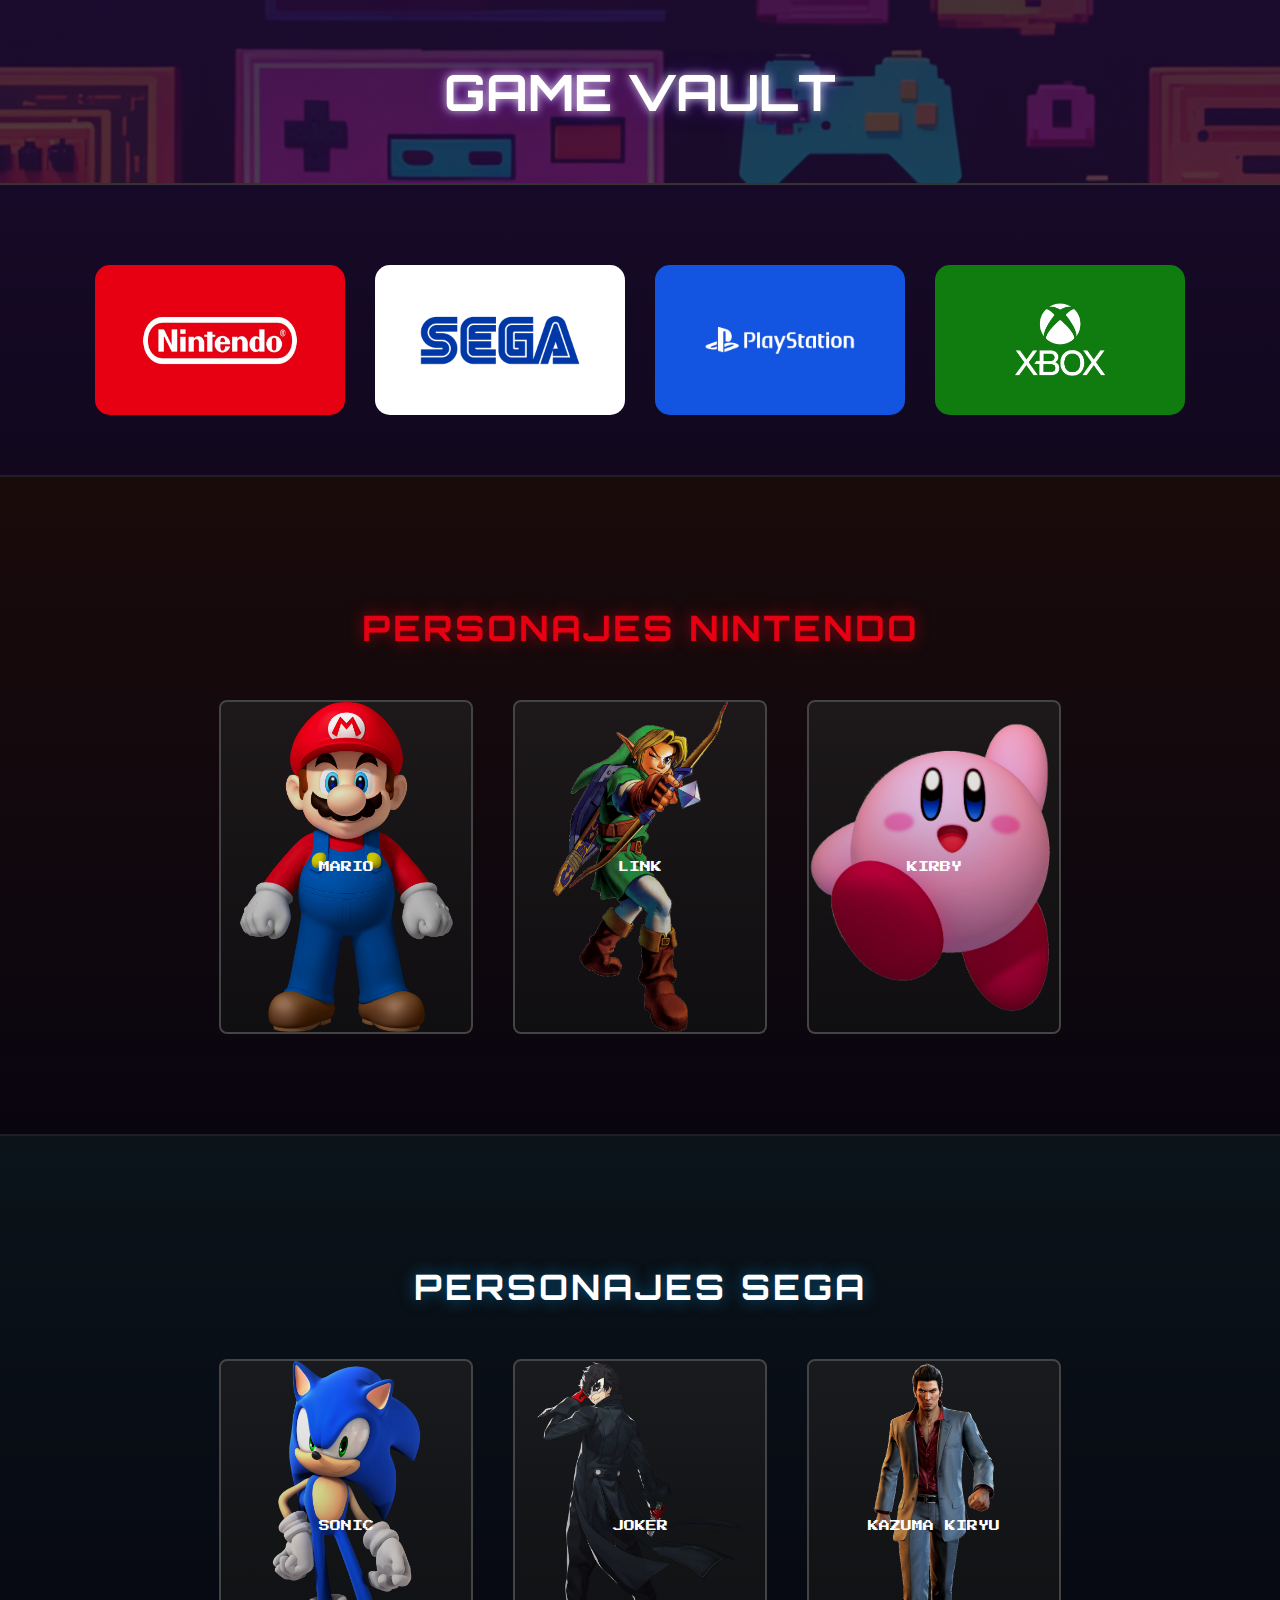
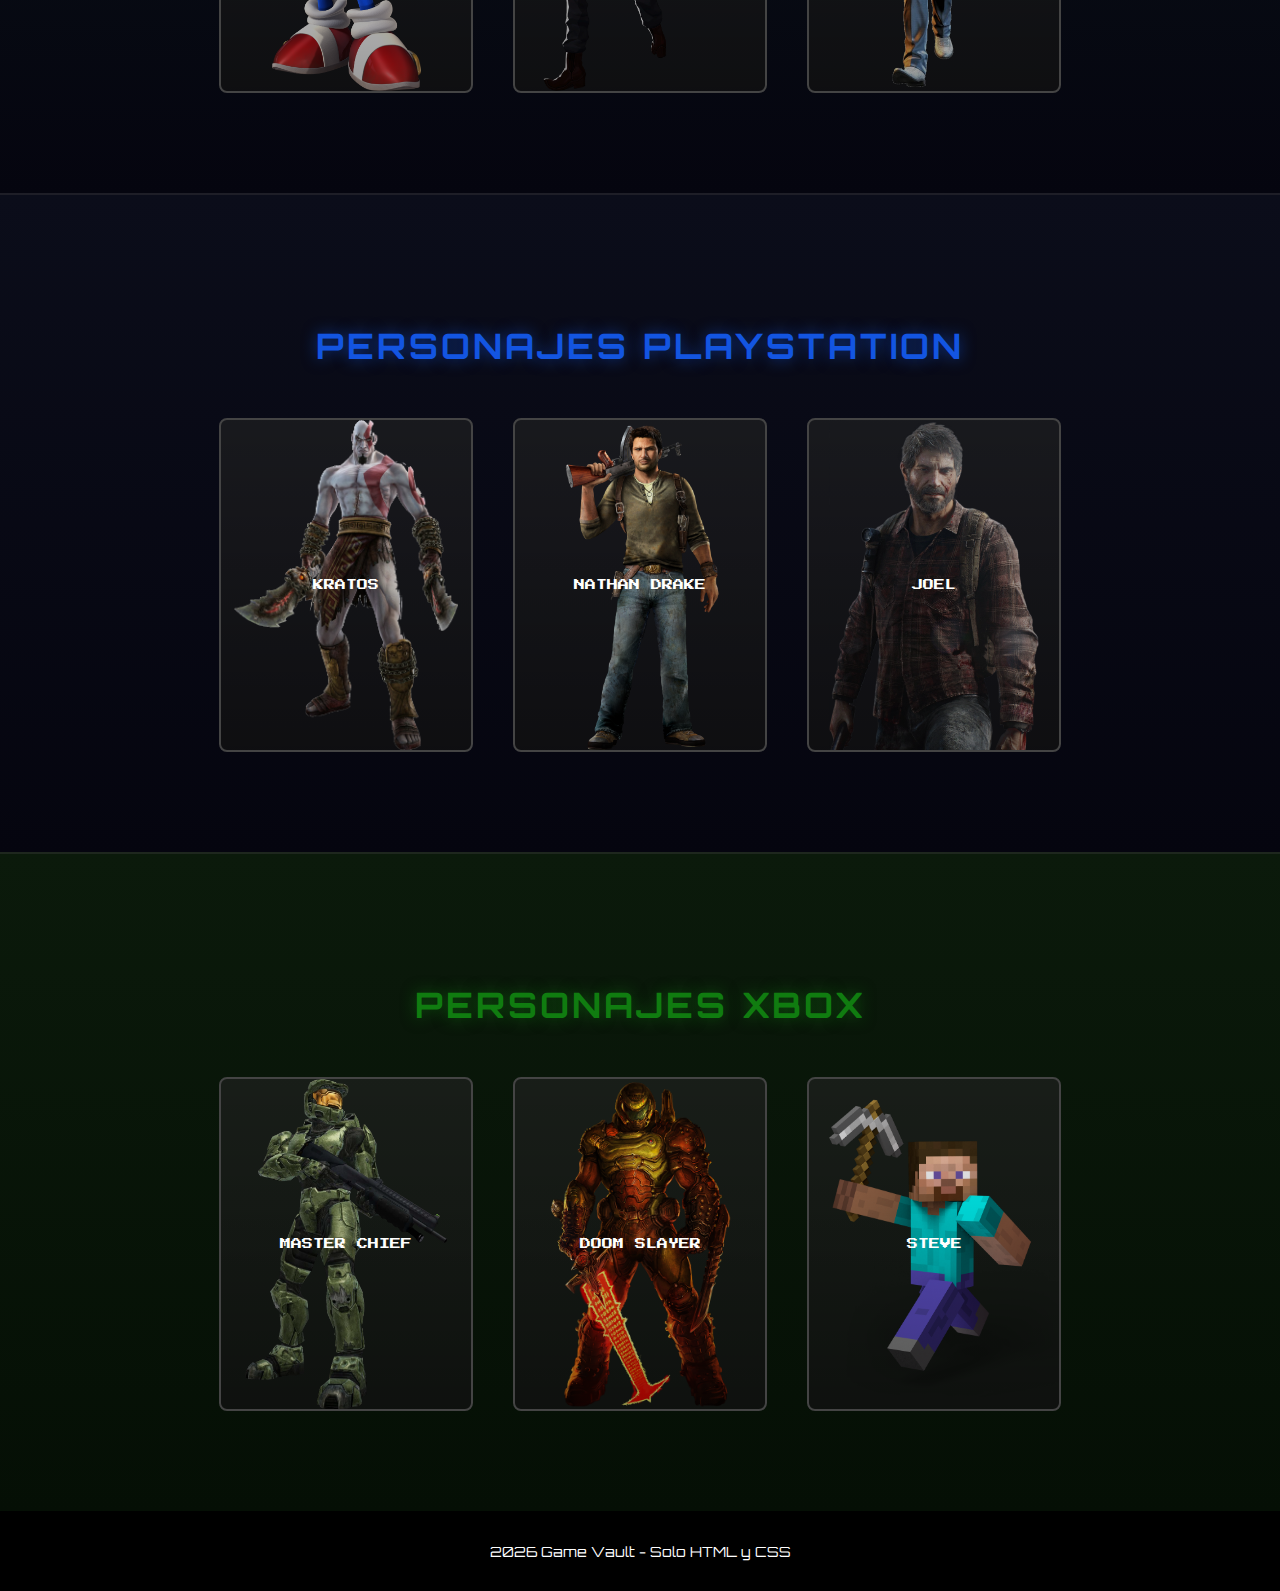
<file: index.html>
<!DOCTYPE html>
<html lang="es">
<head>
    <meta charset="UTF-8">
    <title>GAME VAULT</title>
    <link rel="stylesheet" href="styles.css">
    <link rel="preconnect" href="https://fonts.googleapis.com">
    <link rel="preconnect" href="https://fonts.gstatic.com" crossorigin>
    <link href="https://fonts.googleapis.com/css2?family=Orbitron:wght@400;700&family=Press+Start+2P&family=Kanit:wght@300;400&display=swap" rel="stylesheet">
</head>
<body class="body-index">

    <header class="header-index">
        <h1>GAME VAULT</h1>
    </header>

    <main class="main-index">
        <section class="consolas">
            <a href="#nintendo-section" class="card nintendo">
                <img src="Imagenes/Consola/Nintendo2.jpg" alt="NINTENDO" >
            </a>
            <a href="#sega-section" class="card sega">
                <img src="Imagenes/Consola/Sega.png" alt="SEGA" >
            </a>
            <a href="#playstation-section" class="card playstation">
                <img src="Imagenes/Consola/Playstation2.jpg" alt="PLAYSTATION" >
            </a>
            <a href="#xbox-section" class="card xbox">
                <img src="Imagenes/Consola/Xbox2.png" alt="XBOX" >
            </a>
        </section>

        <section id="nintendo-section" class="section-personajes nintendo-bg">
            <h2>PERSONAJES NINTENDO</h2>
            <div class="personajes">
                <a href="nintendo.html#mario" class="card-char mario">MARIO</a>
                <a href="nintendo.html#link" class="card-char link">LINK</a>
                <a href="nintendo.html#kirby" class="card-char kirby">KIRBY</a>
            </div>
        </section>

        <section id="sega-section" class="section-personajes sega-bg">
            <h2>PERSONAJES SEGA</h2>
            <div class="personajes">
                <a href="sega.html#sonic" class="card-char sonic">SONIC</a>
                <a href="sega.html#joker" class="card-char joker">JOKER</a>
                <a href="sega.html#kiryu" class="card-char kazuma">KAZUMA KIRYU</a>
            </div>
        </section>

        <section id="playstation-section" class="section-personajes playstation-bg">
            <h2>PERSONAJES PLAYSTATION</h2>
            <div class="personajes">
                <a href="playstation.html#kratos" class="card-char kratos">KRATOS</a>
                <a href="playstation.html#nathan" class="card-char nathan">NATHAN DRAKE</a>
                <a href="playstation.html#joel" class="card-char joel">JOEL</a>
            </div>
        </section>

        <section id="xbox-section" class="section-personajes xbox-bg">
            <h2>PERSONAJES XBOX</h2>
            <div class="personajes">
                <a href="xbox.html#chief" class="card-char master">MASTER CHIEF</a>
                <a href="xbox.html#doom" class="card-char slayer">DOOM SLAYER</a>
                <a href="xbox.html#steve" class="card-char steve">STEVE</a>
            </div>
        </section>
    </main>

    <footer class="footer-index">
        <p>2026 Game Vault - Solo HTML y CSS</p>
    </footer>

</body>
</html>
</file>
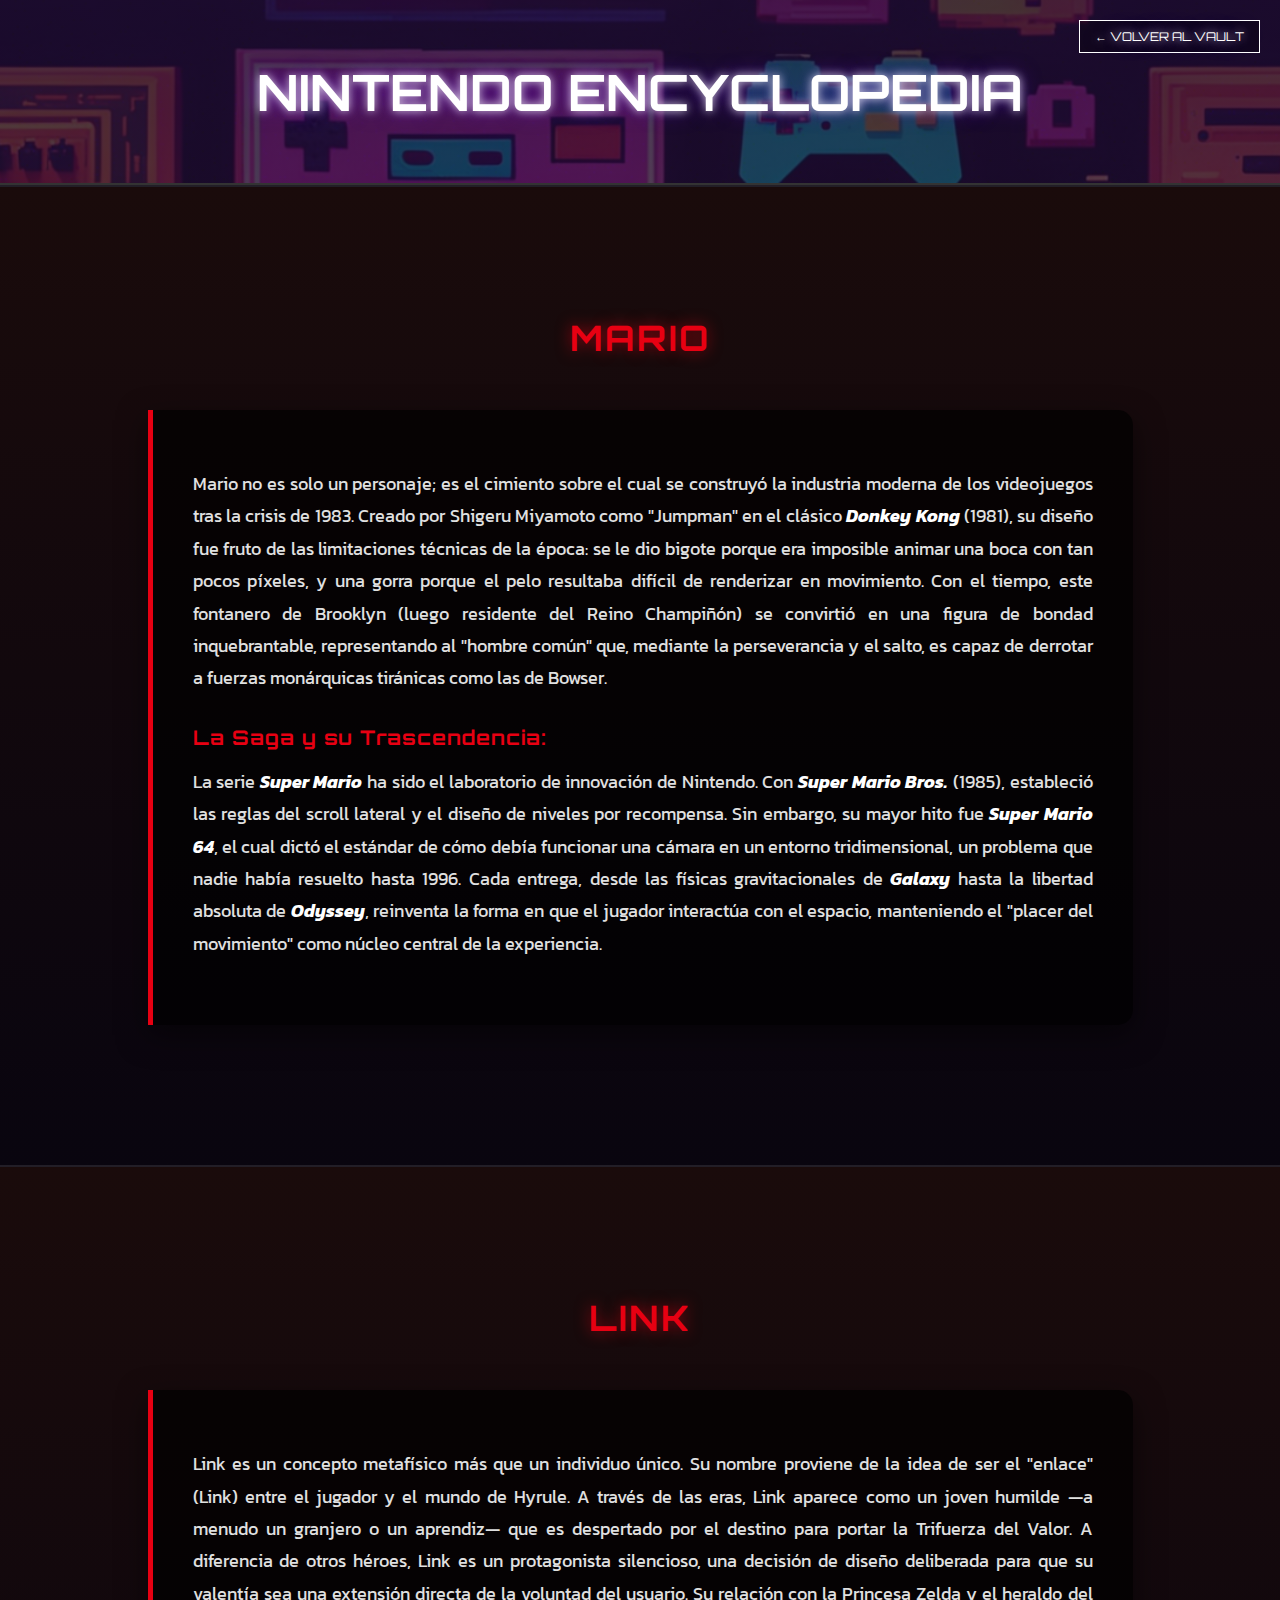
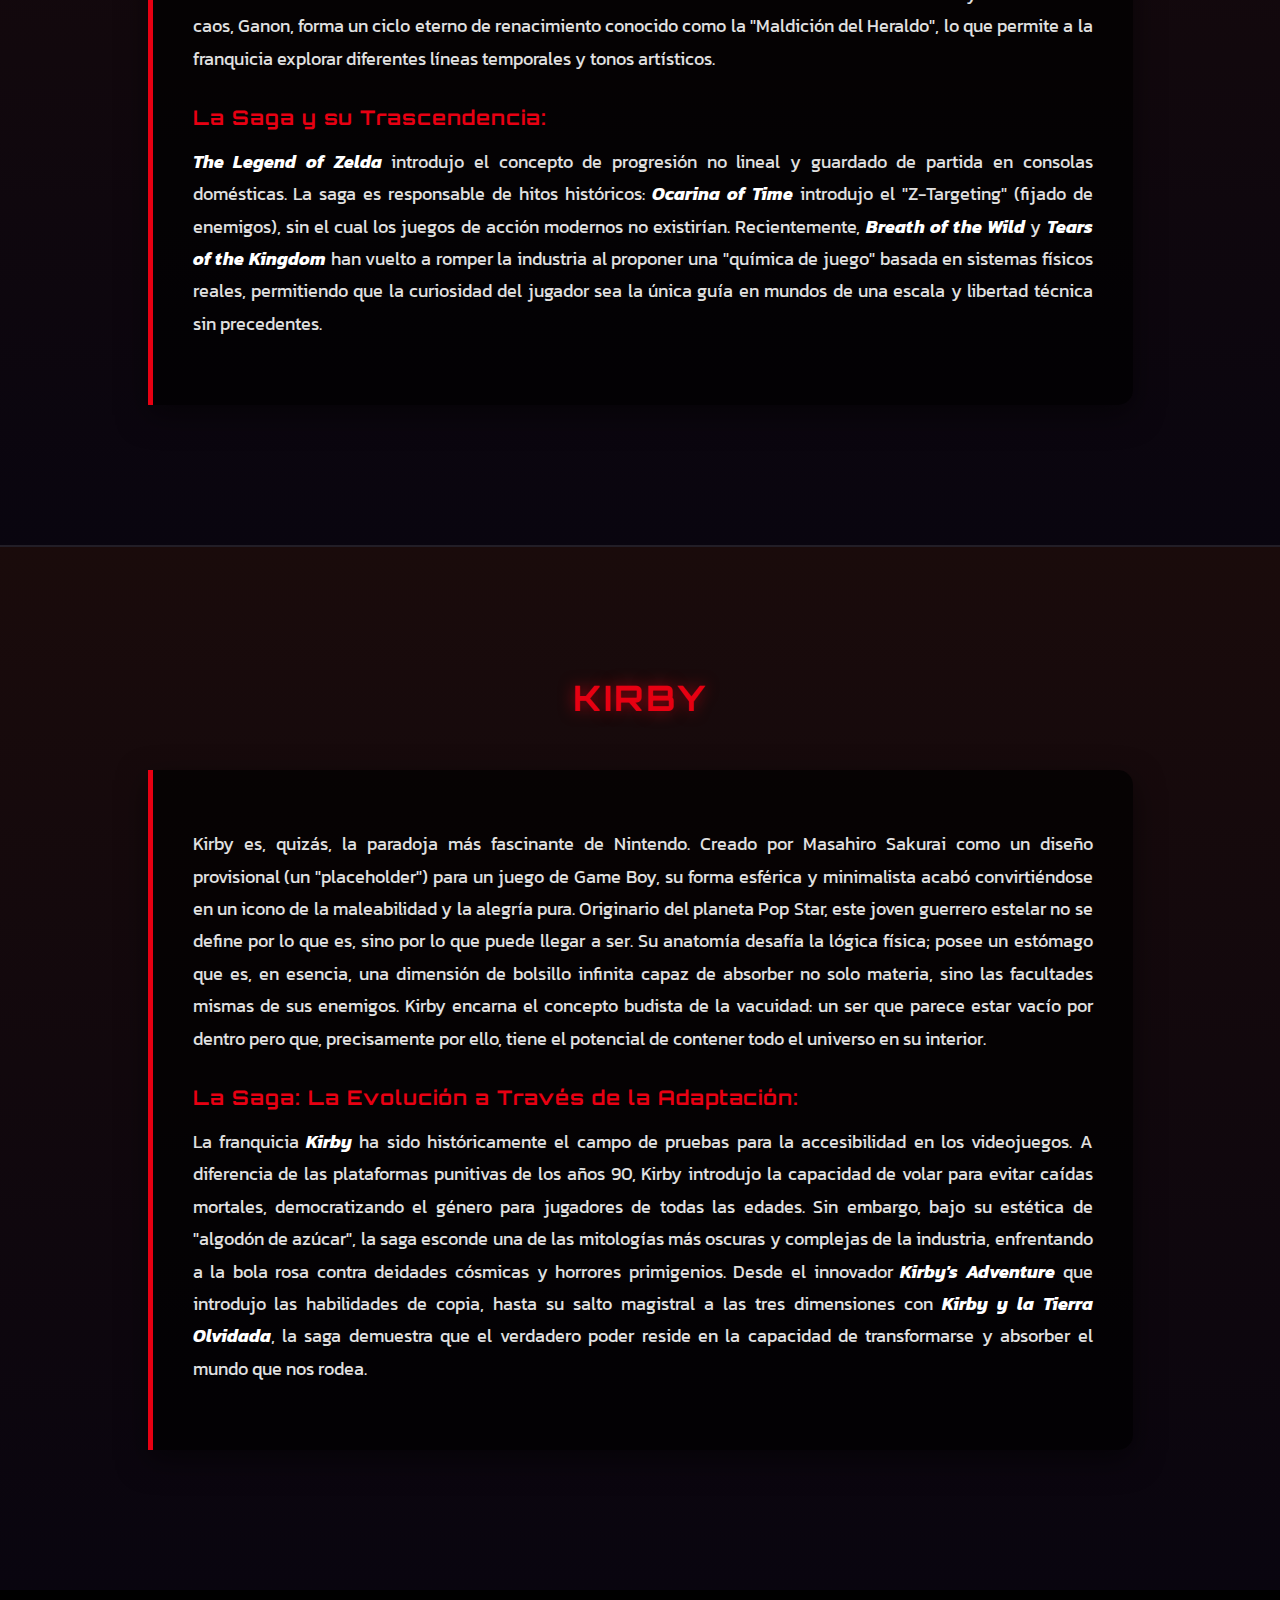
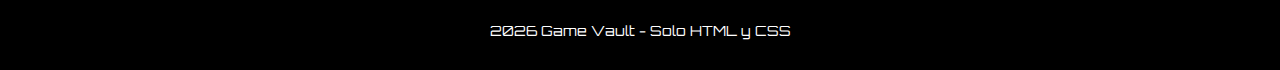
<file: nintendo.html>
<!DOCTYPE html>
<html lang="es">
<head>
    <meta charset="UTF-8">
    <title>Nintendo Vault - Enciclopedia de Personajes</title>
    <link rel="stylesheet" href="styles.css">
    <link rel="preconnect" href="https://fonts.googleapis.com">
    <link rel="preconnect" href="https://fonts.gstatic.com" crossorigin>
    <link href="https://fonts.googleapis.com/css2?family=Orbitron:wght@400;700&family=Press+Start+2P&family=Kanit:wght@300;400&display=swap" rel="stylesheet">
</head>
<body class="body-index">

    <header class="header-index">
        <a href="index.html" class="btn-volver">← VOLVER AL VAULT</a>
        <h1>NINTENDO ENCYCLOPEDIA</h1>
    </header>

    <main class="main-index">
        
        <section id="mario" class="section-personajes nintendo-bg">
            <h2>MARIO</h2>
            <div class="biografia">
                <p>
                    Mario no es solo un personaje; es el cimiento sobre el cual se construyó la industria moderna de los videojuegos tras la crisis de 1983. Creado por Shigeru Miyamoto como "Jumpman" en el clásico <em>Donkey Kong</em> (1981), su diseño fue fruto de las limitaciones técnicas de la época: se le dio bigote porque era imposible animar una boca con tan pocos píxeles, y una gorra porque el pelo resultaba difícil de renderizar en movimiento. Con el tiempo, este fontanero de Brooklyn (luego residente del Reino Champiñón) se convirtió en una figura de bondad inquebrantable, representando al "hombre común" que, mediante la perseverancia y el salto, es capaz de derrotar a fuerzas monárquicas tiránicas como las de Bowser.
                </p>
                <p>
                    <strong>La Saga y su Trascendencia:</strong> La serie <em>Super Mario</em> ha sido el laboratorio de innovación de Nintendo. Con <em>Super Mario Bros.</em> (1985), estableció las reglas del scroll lateral y el diseño de niveles por recompensa. Sin embargo, su mayor hito fue <em>Super Mario 64</em>, el cual dictó el estándar de cómo debía funcionar una cámara en un entorno tridimensional, un problema que nadie había resuelto hasta 1996. Cada entrega, desde las físicas gravitacionales de <em>Galaxy</em> hasta la libertad absoluta de <em>Odyssey</em>, reinventa la forma en que el jugador interactúa con el espacio, manteniendo el "placer del movimiento" como núcleo central de la experiencia.
                </p>
            </div>
        </section>

        <section id="link" class="section-personajes nintendo-bg">
            <h2>LINK</h2>
            <div class="biografia">
                <p>
                    Link es un concepto metafísico más que un individuo único. Su nombre proviene de la idea de ser el "enlace" (Link) entre el jugador y el mundo de Hyrule. A través de las eras, Link aparece como un joven humilde —a menudo un granjero o un aprendiz— que es despertado por el destino para portar la Trifuerza del Valor. A diferencia de otros héroes, Link es un protagonista silencioso, una decisión de diseño deliberada para que su valentía sea una extensión directa de la voluntad del usuario. Su relación con la Princesa Zelda y el heraldo del caos, Ganon, forma un ciclo eterno de renacimiento conocido como la "Maldición del Heraldo", lo que permite a la franquicia explorar diferentes líneas temporales y tonos artísticos.
                </p>
                <p>
                    <strong>La Saga y su Trascendencia:</strong> <em>The Legend of Zelda</em> introdujo el concepto de progresión no lineal y guardado de partida en consolas domésticas. La saga es responsable de hitos históricos: <em>Ocarina of Time</em> introdujo el "Z-Targeting" (fijado de enemigos), sin el cual los juegos de acción modernos no existirían. Recientemente, <em>Breath of the Wild</em> y <em>Tears of the Kingdom</em> han vuelto a romper la industria al proponer una "química de juego" basada en sistemas físicos reales, permitiendo que la curiosidad del jugador sea la única guía en mundos de una escala y libertad técnica sin precedentes.
                </p>
            </div>
        </section>

        <section id="kirby" class="section-personajes nintendo-bg">
            <h2>KIRBY</h2>
            <div class="biografia">
                <p>
                    Kirby es, quizás, la paradoja más fascinante de Nintendo. Creado por Masahiro Sakurai como un diseño provisional (un "placeholder") para un juego de Game Boy, su forma esférica y minimalista acabó convirtiéndose en un icono de la maleabilidad y la alegría pura. Originario del planeta Pop Star, este joven guerrero estelar no se define por lo que es, sino por lo que puede llegar a ser. Su anatomía desafía la lógica física; posee un estómago que es, en esencia, una dimensión de bolsillo infinita capaz de absorber no solo materia, sino las facultades mismas de sus enemigos. Kirby encarna el concepto budista de la vacuidad: un ser que parece estar vacío por dentro pero que, precisamente por ello, tiene el potencial de contener todo el universo en su interior.
                </p>
                <p>
                    <strong>La Saga: La Evolución a Través de la Adaptación:</strong> La franquicia <em>Kirby</em> ha sido históricamente el campo de pruebas para la accesibilidad en los videojuegos. A diferencia de las plataformas punitivas de los años 90, Kirby introdujo la capacidad de volar para evitar caídas mortales, democratizando el género para jugadores de todas las edades. Sin embargo, bajo su estética de "algodón de azúcar", la saga esconde una de las mitologías más oscuras y complejas de la industria, enfrentando a la bola rosa contra deidades cósmicas y horrores primigenios. Desde el innovador <em>Kirby's Adventure</em> que introdujo las habilidades de copia, hasta su salto magistral a las tres dimensiones con <em>Kirby y la Tierra Olvidada</em>, la saga demuestra que el verdadero poder reside en la capacidad de transformarse y absorber el mundo que nos rodea.
                </p>
            </div>
        </section>

    </main>

    <footer class="footer-index">
        <p>2026 Game Vault - Solo HTML y CSS</p>
    </footer>

</body>
</html>
</file>
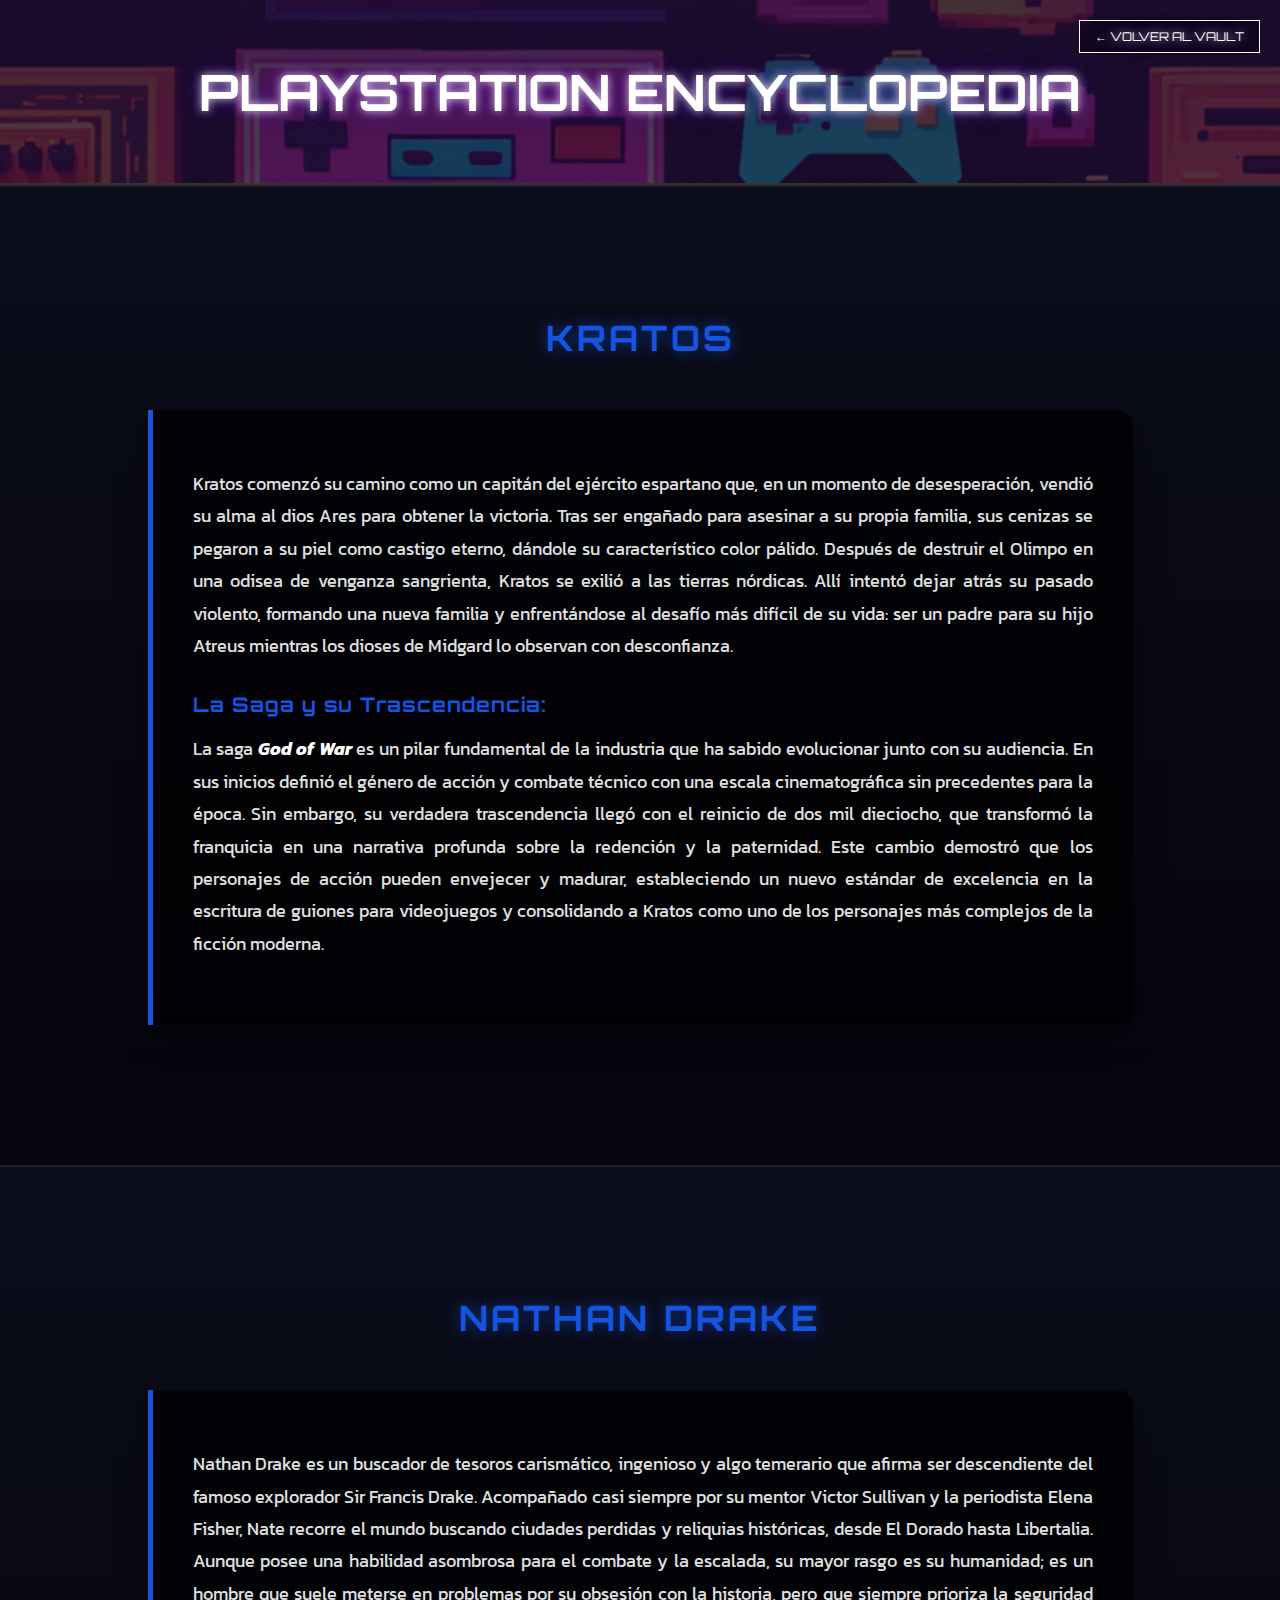
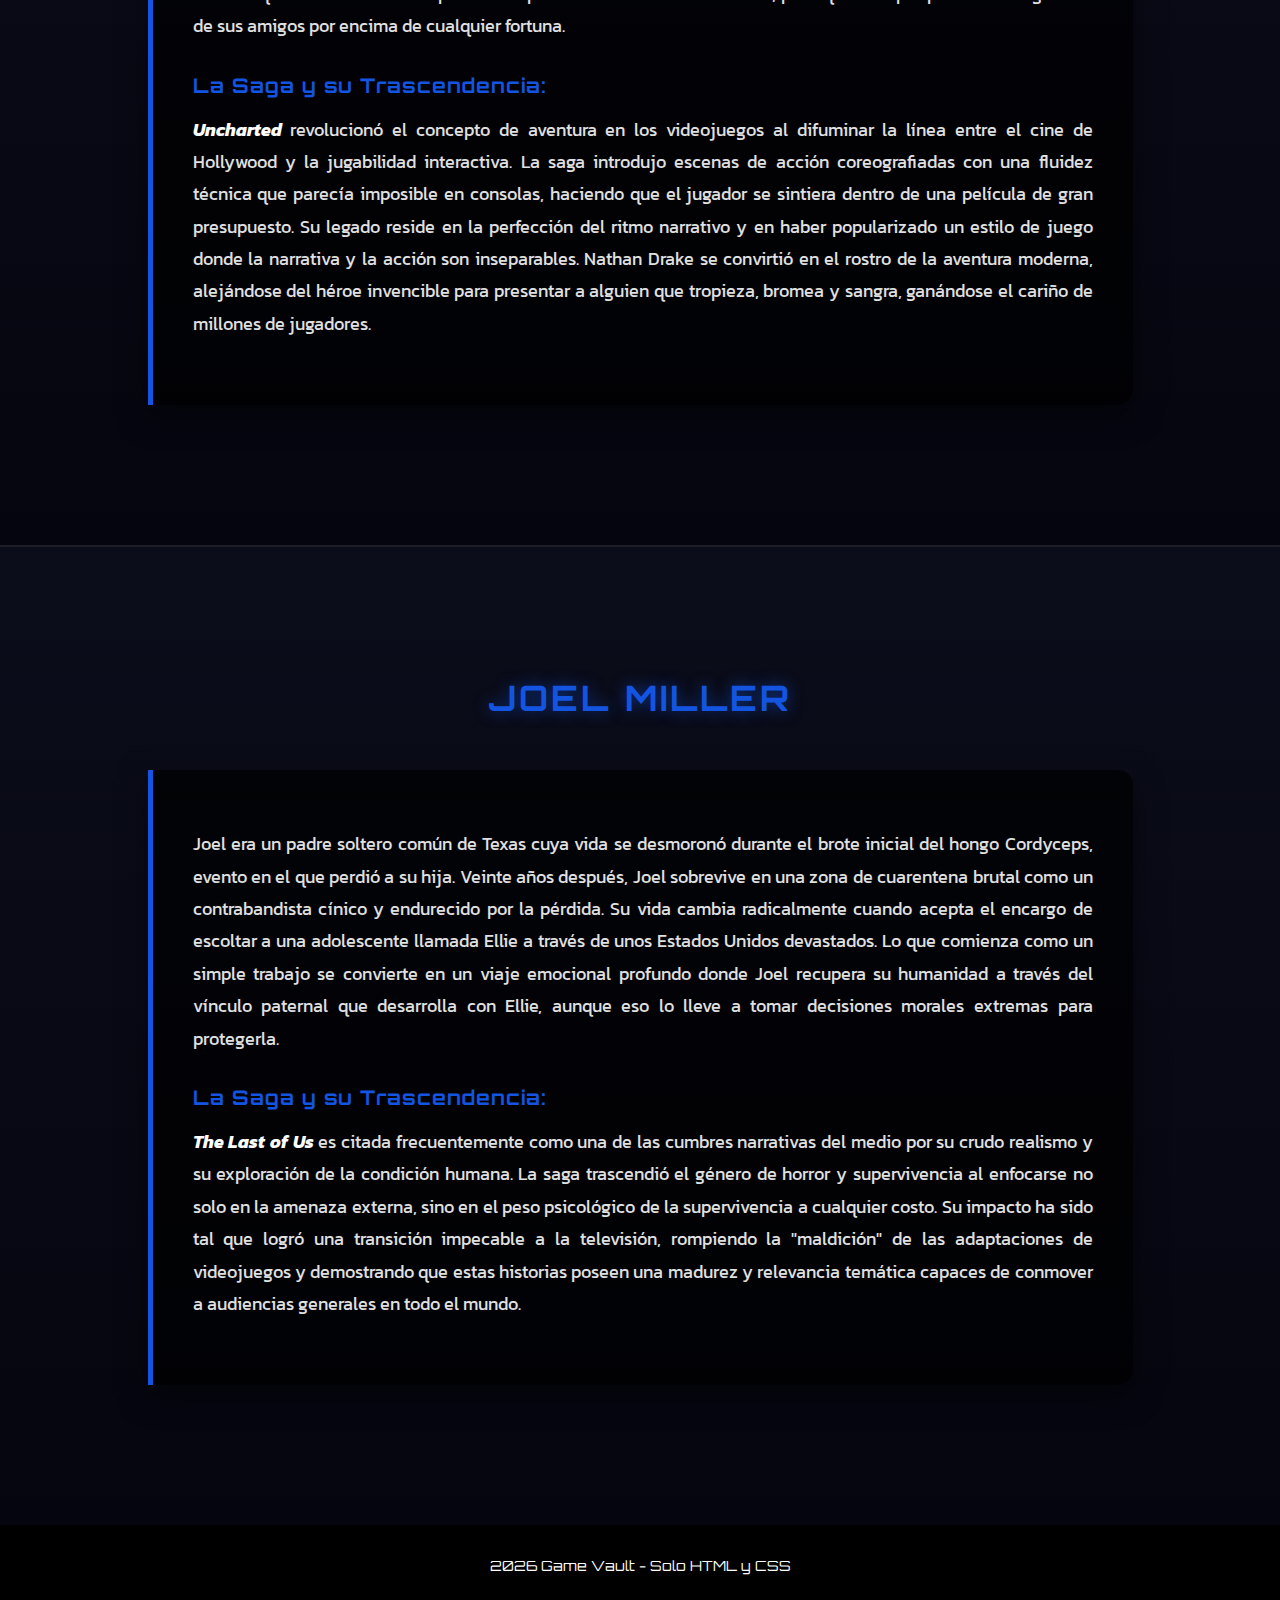
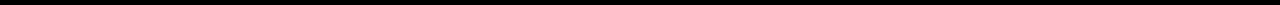
<file: playstation.html>
<!DOCTYPE html>
<html lang="es">
<head>
    <meta charset="UTF-8">
    <title>PlayStation Vault - Enciclopedia de Personajes</title>
    <link rel="stylesheet" href="styles.css">
    <link rel="preconnect" href="https://fonts.googleapis.com">
    <link rel="preconnect" href="https://fonts.gstatic.com" crossorigin>
    <link href="https://fonts.googleapis.com/css2?family=Orbitron:wght@400;700&family=Press+Start+2P&family=Kanit:wght@300;400&display=swap" rel="stylesheet">
</head>
<body class="body-index">

    <header class="header-index">
        <a href="index.html" class="btn-volver">← VOLVER AL VAULT</a>
        <h1>PLAYSTATION ENCYCLOPEDIA</h1>
    </header>

    <main class="main-index">
        <section id="kratos" class="section-personajes playstation-bg">
            <h2>KRATOS</h2>
            <div class="biografia bio-play">
                <p>
                    Kratos comenzó su camino como un capitán del ejército espartano que, en un momento de desesperación, 
                    vendió su alma al dios Ares para obtener la victoria. Tras ser engañado para asesinar a su propia familia, 
                    sus cenizas se pegaron a su piel como castigo eterno, dándole su característico color pálido. Después de destruir 
                    el Olimpo en una odisea de venganza sangrienta, Kratos se exilió a las tierras nórdicas. Allí intentó dejar atrás 
                    su pasado violento, formando una nueva familia y enfrentándose al desafío más difícil de su vida: ser un padre 
                    para su hijo Atreus mientras los dioses de Midgard lo observan con desconfianza.
                <p>
                    <strong>La Saga y su Trascendencia:</strong> La saga <em>God of War</em> es un pilar fundamental de la industria 
                    que ha sabido evolucionar junto con su audiencia. En sus inicios definió el género de acción y combate técnico con 
                    una escala cinematográfica sin precedentes para la época. Sin embargo, su verdadera trascendencia llegó con el 
                    reinicio de dos mil dieciocho, que transformó la franquicia en una narrativa profunda sobre la redención y la 
                    paternidad. Este cambio demostró que los personajes de acción pueden envejecer y madurar, estableciendo un nuevo 
                    estándar de excelencia en la escritura de guiones para videojuegos y consolidando a Kratos como uno de los 
                    personajes más complejos de la ficción moderna.
                </p>
            </div>
        </section>

        <section id="nathan" class="section-personajes playstation-bg">
            <h2>NATHAN DRAKE</h2>
            <div class="biografia bio-play">
                <p>
                    Nathan Drake es un buscador de tesoros carismático, ingenioso y algo temerario que afirma ser descendiente del 
                    famoso explorador Sir Francis Drake. Acompañado casi siempre por su mentor Victor Sullivan y la periodista 
                    Elena Fisher, Nate recorre el mundo buscando ciudades perdidas y reliquias históricas, desde El Dorado hasta 
                    Libertalia. Aunque posee una habilidad asombrosa para el combate y la escalada, su mayor rasgo es su humanidad; 
                    es un hombre que suele meterse en problemas por su obsesión con la historia, pero que siempre prioriza la seguridad 
                    de sus amigos por encima de cualquier fortuna.
                </p>
                <p>
                    <strong>La Saga y su Trascendencia:</strong> <em>Uncharted</em> revolucionó el concepto de aventura en los videojuegos al difuminar 
                    la línea entre el cine de Hollywood y la jugabilidad interactiva. La saga introdujo escenas de acción coreografiadas con una 
                    fluidez técnica que parecía imposible en consolas, haciendo que el jugador se sintiera dentro de una película de gran presupuesto. 
                    Su legado reside en la perfección del ritmo narrativo y en haber popularizado un estilo de juego donde la narrativa y la acción 
                    son inseparables. Nathan Drake se convirtió en el rostro de la aventura moderna, alejándose del héroe invencible para presentar a 
                    alguien que tropieza, bromea y sangra, ganándose el cariño de millones de jugadores.
                </p>
            </div>
        </section>

        <section id="joel" class="section-personajes playstation-bg">
            <h2>JOEL MILLER</h2>
            <div class="biografia bio-play">
                <p>
                    Joel era un padre soltero común de Texas cuya vida se desmoronó durante el brote inicial del hongo Cordyceps, 
                    evento en el que perdió a su hija. Veinte años después, Joel sobrevive en una zona de cuarentena brutal como un 
                    contrabandista cínico y endurecido por la pérdida. Su vida cambia radicalmente cuando acepta el encargo de escoltar 
                    a una adolescente llamada Ellie a través de unos Estados Unidos devastados. Lo que comienza como un simple trabajo 
                    se convierte en un viaje emocional profundo donde Joel recupera su humanidad a través del vínculo paternal que 
                    desarrolla con Ellie, aunque eso lo lleve a tomar decisiones morales extremas para protegerla.
                </p>
                <p>
                    <strong>La Saga y su Trascendencia:</strong> <em>The Last of Us</em> es citada frecuentemente como una de las 
                    cumbres narrativas del medio por su crudo realismo y su exploración de la condición humana. La saga trascendió 
                    el género de horror y supervivencia al enfocarse no solo en la amenaza externa, sino en el peso psicológico de 
                    la supervivencia a cualquier costo. Su impacto ha sido tal que logró una transición impecable a la televisión, 
                    rompiendo la "maldición" de las adaptaciones de videojuegos y demostrando que estas historias poseen una madurez 
                    y relevancia temática capaces de conmover a audiencias generales en todo el mundo.
                </p>
            </div>
        </section>
    </main>

    <footer class="footer-index">
        <p>2026 Game Vault - Solo HTML y CSS</p>
    </footer>

</body>
</html>
</file>
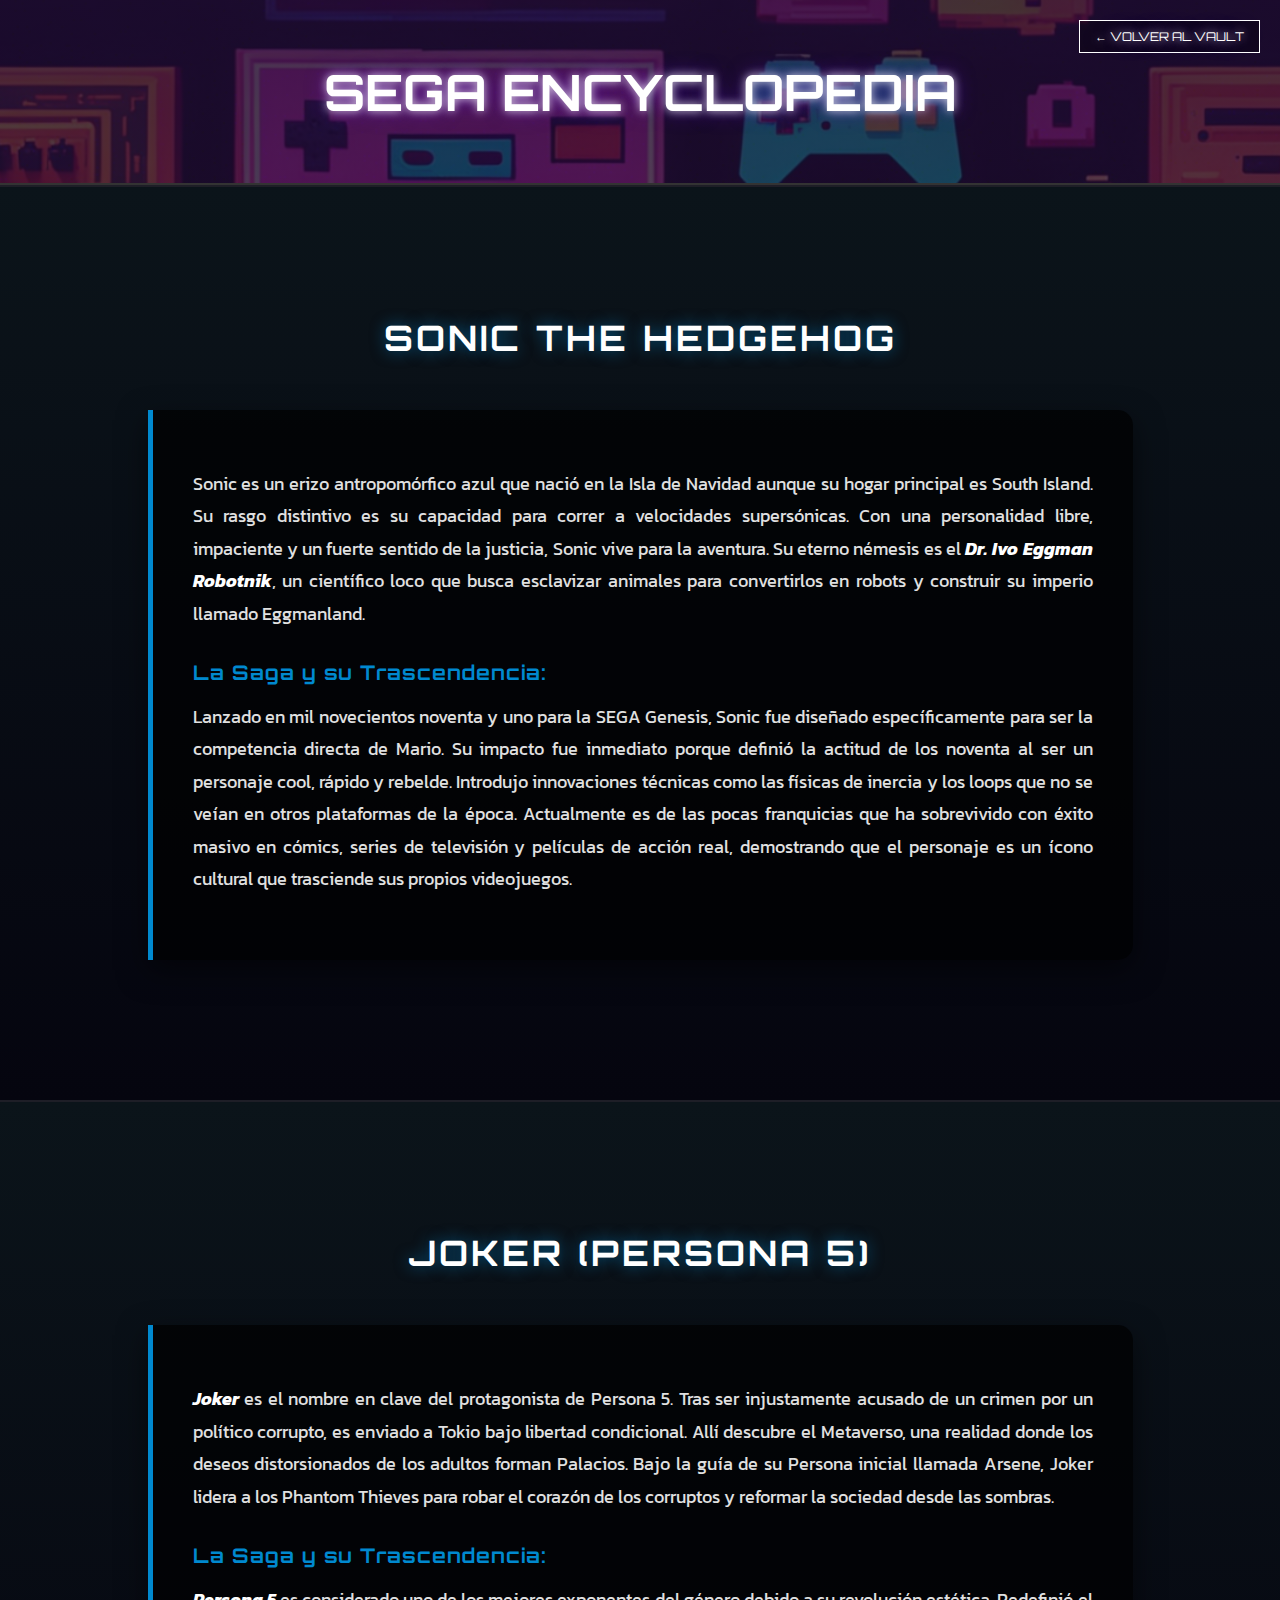
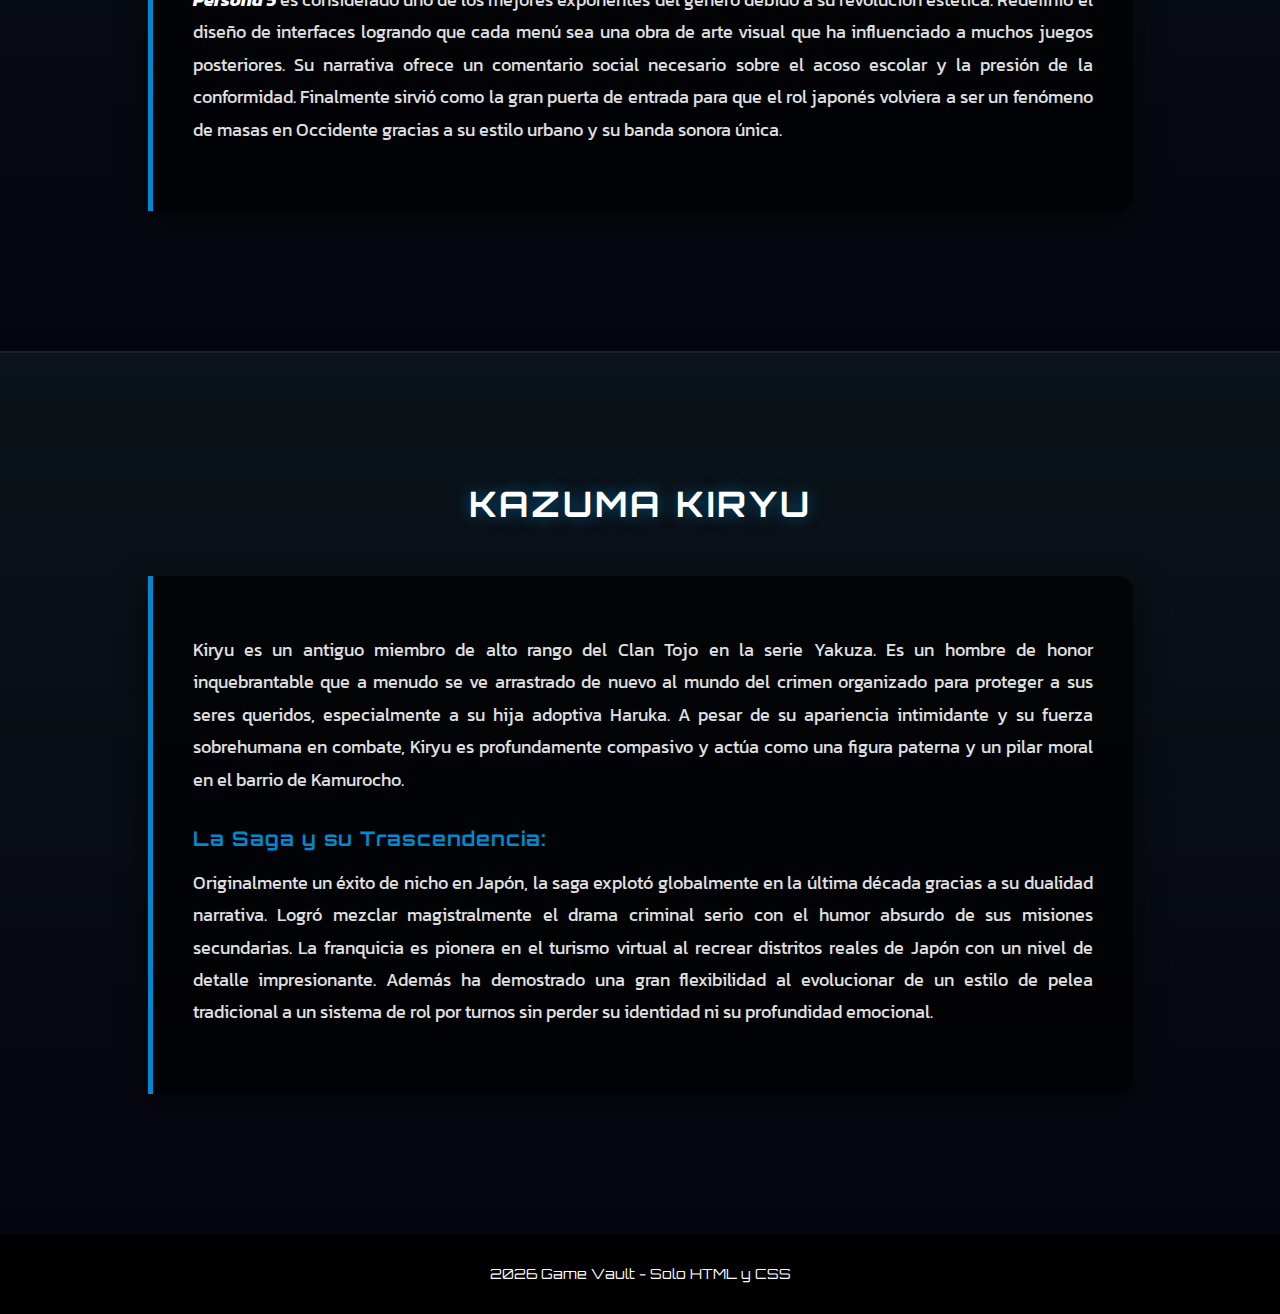
<file: sega.html>
<!DOCTYPE html>
<html lang="es">
<head>
    <meta charset="UTF-8">
    <title>Sega Vault - Enciclopedia de Personajes</title>
    <link rel="stylesheet" href="styles.css">
    <link rel="preconnect" href="https://fonts.googleapis.com">
    <link rel="preconnect" href="https://fonts.gstatic.com" crossorigin>
    <link href="https://fonts.googleapis.com/css2?family=Orbitron:wght@400;700&family=Press+Start+2P&family=Kanit:wght@300;400&display=swap" rel="stylesheet">
</head>
<body class="body-index">

    <header class="header-index">
        <a href="index.html" class="btn-volver">← VOLVER AL VAULT</a>
        <h1>SEGA        ENCYCLOPEDIA</h1>
    </header>

    <main class="main-index">
        <section id="sonic" class="section-personajes sega-bg">
            <h2>SONIC THE HEDGEHOG</h2>
            <div class="biografia bio-sega">
                <p>
                    Sonic es un erizo antropomórfico azul que nació en la Isla de Navidad aunque su hogar principal es South Island. 
                    Su rasgo distintivo es su capacidad para correr a velocidades supersónicas. Con una personalidad libre, impaciente y 
                    un fuerte sentido de la justicia, Sonic vive para la aventura. Su eterno némesis es el <em>Dr. Ivo Eggman Robotnik</em>, 
                    un científico loco que busca esclavizar animales para convertirlos en robots y construir su imperio llamado Eggmanland.
                </p>
                <p>
                    <strong>La Saga y su Trascendencia:</strong> Lanzado en mil novecientos noventa y uno para la SEGA Genesis, Sonic fue 
                    diseñado específicamente para ser la competencia directa de Mario. Su impacto fue inmediato porque definió la actitud de los 
                    noventa al ser un personaje cool, rápido y rebelde. Introdujo innovaciones técnicas como las físicas de inercia y los loops que 
                    no se veían en otros plataformas de la época. Actualmente es de las pocas franquicias que ha sobrevivido con éxito masivo en cómics,
                    series de televisión y películas de acción real, demostrando que el personaje es un ícono cultural que trasciende sus propios videojuegos.
                </p>
            </div>
        </section>

        <section id="joker" class="section-personajes sega-bg">
            <h2>JOKER (PERSONA 5)</h2>
            <div class="biografia bio-sega">
                <p>
                    <em>Joker</em> es el nombre en clave del protagonista de Persona 5. Tras ser injustamente acusado de un crimen por 
                    un político corrupto, es enviado a Tokio bajo libertad condicional. Allí descubre el Metaverso, una realidad donde 
                    los deseos distorsionados de los adultos forman Palacios. Bajo la guía de su Persona inicial llamada Arsene, Joker 
                    lidera a los Phantom Thieves para robar el corazón de los corruptos y reformar la sociedad desde las sombras.
                </p>
                <p>
                    <strong>La Saga y su Trascendencia:</strong> <em>Persona 5</em> es considerado uno de los mejores exponentes del 
                    género debido a su revolución estética. Redefinió el diseño de interfaces logrando que cada menú sea una obra de 
                    arte visual que ha influenciado a muchos juegos posteriores. Su narrativa ofrece un comentario social necesario 
                    sobre el acoso escolar y la presión de la conformidad. Finalmente sirvió como la gran puerta de entrada para que 
                    el rol japonés volviera a ser un fenómeno de masas en Occidente gracias a su estilo urbano y su banda sonora única.
                </p>
            </div>
        </section>

        <section id="kiryu" class="section-personajes sega-bg">
            <h2>KAZUMA KIRYU</h2>
            <div class="biografia bio-sega">
                <p>
                    Kiryu es un antiguo miembro de alto rango del Clan Tojo en la serie Yakuza. Es un hombre de honor inquebrantable 
                    que a menudo se ve arrastrado de nuevo al mundo del crimen organizado para proteger a sus seres queridos, 
                    especialmente a su hija adoptiva Haruka. A pesar de su apariencia intimidante y su fuerza sobrehumana en combate, 
                    Kiryu es profundamente compasivo y actúa como una figura paterna y un pilar moral en el barrio de Kamurocho.
                <p>
                    <strong>La Saga y su Trascendencia:</strong> Originalmente un éxito de nicho en Japón, la saga explotó globalmente 
                    en la última década gracias a su dualidad narrativa. Logró mezclar magistralmente el drama criminal serio con el 
                    humor absurdo de sus misiones secundarias. La franquicia es pionera en el turismo virtual al recrear distritos 
                    reales de Japón con un nivel de detalle impresionante. Además ha demostrado una gran flexibilidad al evolucionar 
                    de un estilo de pelea tradicional a un sistema de rol por turnos sin perder su identidad ni su profundidad emocional.
                </p>
            </div>
        </section>
    </main>

    <footer class="footer-index">
        <p>2026 Game Vault - Solo HTML y CSS</p>
    </footer>

</body>
</html>
</file>
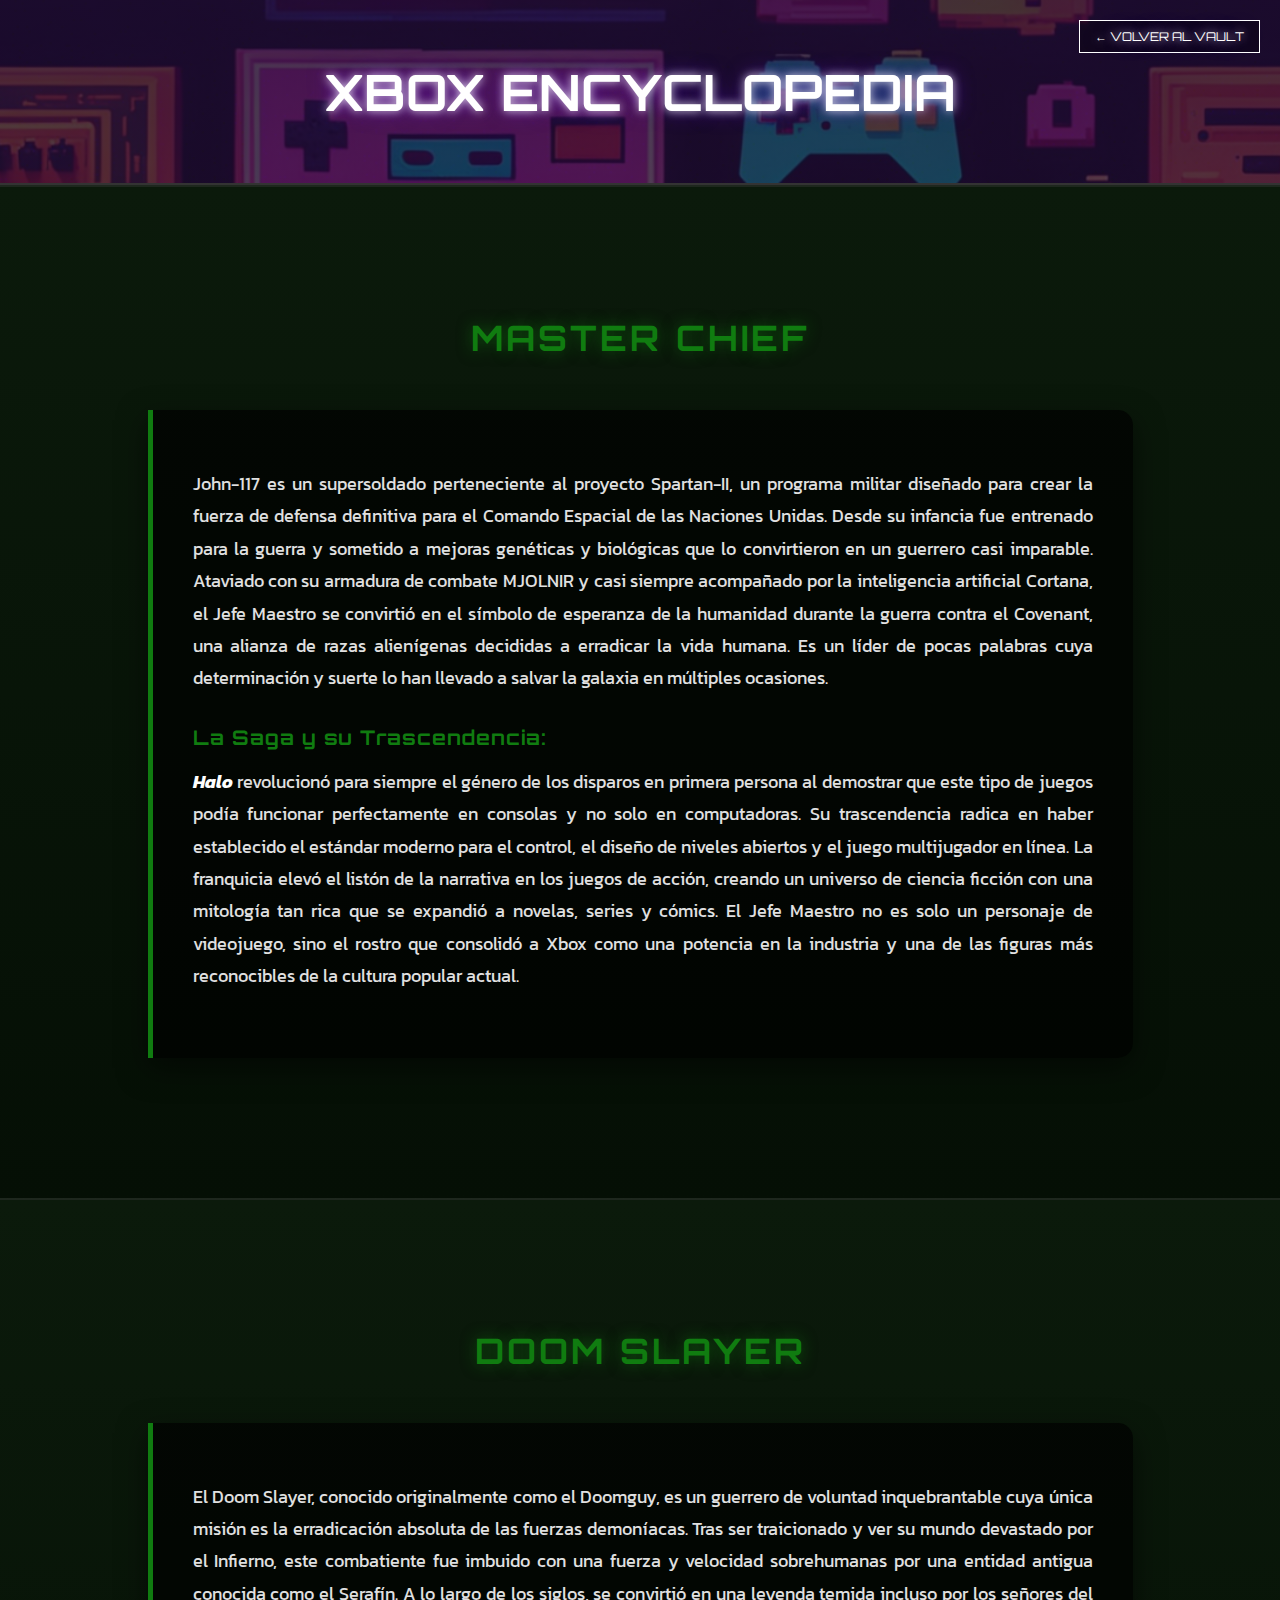
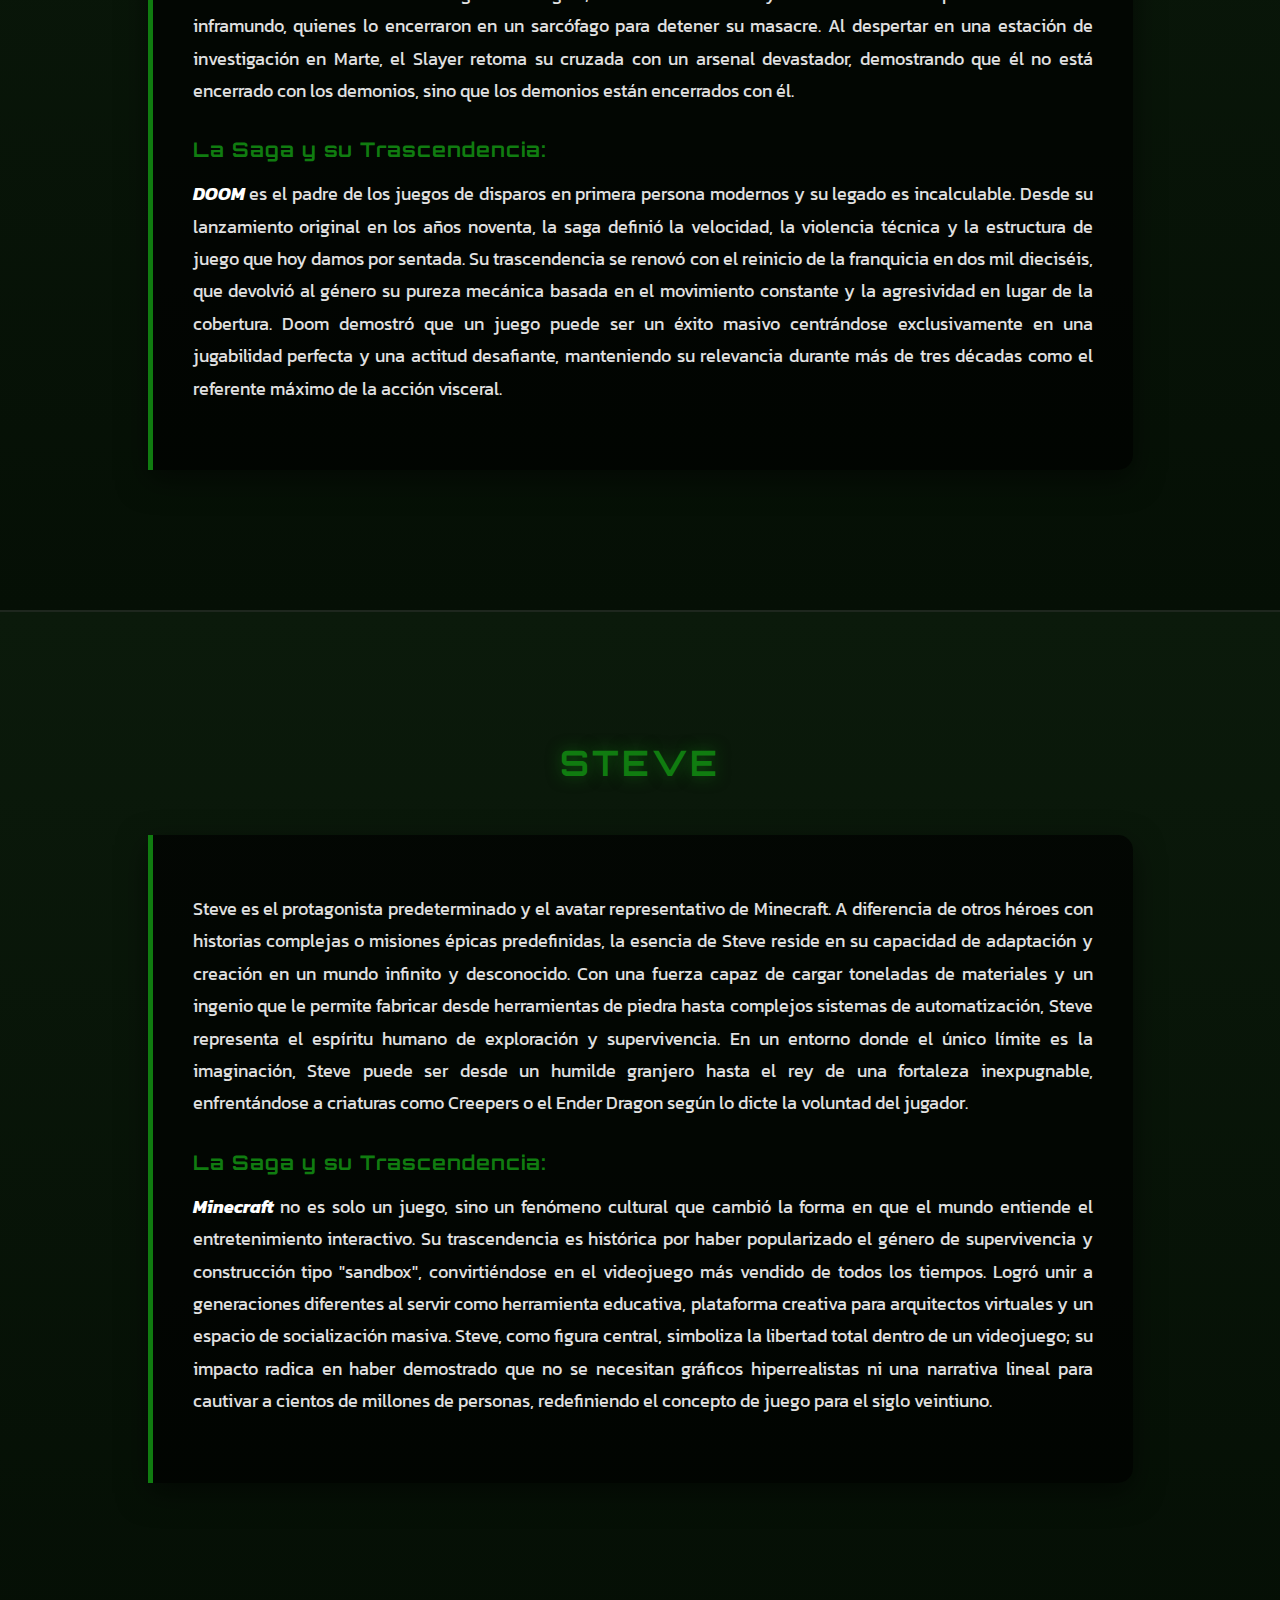
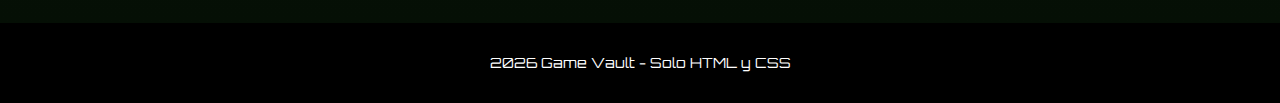
<file: xbox.html>
<!DOCTYPE html>
<html lang="es">
<head>
    <meta charset="UTF-8">
    <title>Xbox Vault - Enciclopedia de Personajes</title>
    <link rel="stylesheet" href="styles.css">
    <link rel="preconnect" href="https://fonts.googleapis.com">
    <link rel="preconnect" href="https://fonts.gstatic.com" crossorigin>
    <link href="https://fonts.googleapis.com/css2?family=Orbitron:wght@400;700&family=Press+Start+2P&family=Kanit:wght@300;400&display=swap" rel="stylesheet">
</head>
<body class="body-index">

    <header class="header-index">
        <a href="index.html" class="btn-volver">← VOLVER AL VAULT</a>
        <h1>XBOX ENCYCLOPEDIA</h1>
    </header>

    <main class="main-index">
        <section id="chief" class="section-personajes xbox-bg">
            <h2>MASTER CHIEF</h2>
            <div class="biografia bio-xbox">
                <p>
                    John-117 es un supersoldado perteneciente al proyecto Spartan-II, un programa militar diseñado para crear la fuerza 
                    de defensa definitiva para el Comando Espacial de las Naciones Unidas. Desde su infancia fue entrenado para la 
                    guerra y sometido a mejoras genéticas y biológicas que lo convirtieron en un guerrero casi imparable. Ataviado 
                    con su armadura de combate MJOLNIR y casi siempre acompañado por la inteligencia artificial Cortana, el 
                    Jefe Maestro se convirtió en el símbolo de esperanza de la humanidad durante la guerra contra el Covenant, 
                    una alianza de razas alienígenas decididas a erradicar la vida humana. Es un líder de pocas palabras cuya 
                    determinación y suerte lo han llevado a salvar la galaxia en múltiples ocasiones.

                </p>
                <p>
                    <strong>La Saga y su Trascendencia:</strong> <em>Halo</em> revolucionó para siempre el género de los disparos en 
                    primera persona al demostrar que este tipo de juegos podía funcionar perfectamente en consolas y no solo en 
                    computadoras. Su trascendencia radica en haber establecido el estándar moderno para el control, el diseño de 
                    niveles abiertos y el juego multijugador en línea. La franquicia elevó el listón de la narrativa en los juegos 
                    de acción, creando un universo de ciencia ficción con una mitología tan rica que se expandió a novelas, series 
                    y cómics. El Jefe Maestro no es solo un personaje de videojuego, sino el rostro que consolidó a Xbox como una 
                    potencia en la industria y una de las figuras más reconocibles de la cultura popular actual.
                </p>
            </div>
        </section>

        <section id="doom" class="section-personajes xbox-bg">
            <h2>DOOM SLAYER</h2>
            <div class="biografia bio-xbox">
                <p>
                    El Doom Slayer, conocido originalmente como el Doomguy, es un guerrero de voluntad inquebrantable cuya única 
                    misión es la erradicación absoluta de las fuerzas demoníacas. Tras ser traicionado y ver su mundo devastado por 
                    el Infierno, este combatiente fue imbuido con una fuerza y velocidad sobrehumanas por una entidad antigua conocida 
                    como el Serafín. A lo largo de los siglos, se convirtió en una leyenda temida incluso por los señores del 
                    inframundo, quienes lo encerraron en un sarcófago para detener su masacre. Al despertar en una estación de 
                    investigación en Marte, el Slayer retoma su cruzada con un arsenal devastador, demostrando que él no está encerrado 
                    con los demonios, sino que los demonios están encerrados con él.
                </p>
                <p>
                    <strong>La Saga y su Trascendencia:</strong> <em>DOOM</em> es el padre de los juegos de disparos en primera 
                    persona modernos y su legado es incalculable. Desde su lanzamiento original en los años noventa, la saga definió 
                    la velocidad, la violencia técnica y la estructura de juego que hoy damos por sentada. Su trascendencia se renovó 
                    con el reinicio de la franquicia en dos mil dieciséis, que devolvió al género su pureza mecánica basada en el 
                    movimiento constante y la agresividad en lugar de la cobertura. Doom demostró que un juego puede ser un éxito 
                    masivo centrándose exclusivamente en una jugabilidad perfecta y una actitud desafiante, manteniendo su relevancia 
                    durante más de tres décadas como el referente máximo de la acción visceral.
                </p>
            </div>
        </section>

        <section id="steve" class="section-personajes xbox-bg">
            <h2>STEVE</h2>
            <div class="biografia bio-xbox">
                <p>
                    Steve es el protagonista predeterminado y el avatar representativo de Minecraft. A diferencia de otros héroes 
                    con historias complejas o misiones épicas predefinidas, la esencia de Steve reside en su capacidad de adaptación y 
                    creación en un mundo infinito y desconocido. Con una fuerza capaz de cargar toneladas de materiales y un ingenio 
                    que le permite fabricar desde herramientas de piedra hasta complejos sistemas de automatización, Steve representa 
                    el espíritu humano de exploración y supervivencia. En un entorno donde el único límite es la imaginación, 
                    Steve puede ser desde un humilde granjero hasta el rey de una fortaleza inexpugnable, enfrentándose a criaturas 
                    como Creepers o el Ender Dragon según lo dicte la voluntad del jugador.
                </p>
                <p>
                    <strong>La Saga y su Trascendencia:</strong> <em>Minecraft</em> no es solo un juego, sino un fenómeno cultural que 
                    cambió la forma en que el mundo entiende el entretenimiento interactivo. Su trascendencia es histórica por haber 
                    popularizado el género de supervivencia y construcción tipo "sandbox", convirtiéndose en el videojuego más vendido 
                    de todos los tiempos. Logró unir a generaciones diferentes al servir como herramienta educativa, plataforma 
                    creativa para arquitectos virtuales y un espacio de socialización masiva. Steve, como figura central, simboliza 
                    la libertad total dentro de un videojuego; su impacto radica en haber demostrado que no se necesitan gráficos 
                    hiperrealistas ni una narrativa lineal para cautivar a cientos de millones de personas, redefiniendo el concepto 
                    de juego para el siglo veintiuno.
                </p>
            </div>
        </section>
    </main>

    <footer class="footer-index">
        <p>2026 Game Vault - Solo HTML y CSS</p>
    </footer>

</body>
</html>
</file>
<file: styles.css>
/* CONFIGURACIÓN GENERAL */
html {
    scroll-behavior: smooth;
}

body {
    background: linear-gradient(180deg, #1a0b2e 0%, #09050f 100%);
    background-attachment: fixed;
    color: white;
    font-family: 'Kanit', sans-serif;
    margin: 0;
}

.body-index {
    display: grid;
    grid-template-rows: auto 1fr 80px;
    min-height: 100vh;
}

/* HEADER */
.header-index {
    background: linear-gradient(rgba(26, 11, 46, 0.8), rgba(9, 5, 15, 0.5)), url('Imagenes/Consola/header.jpg');
    background-size: cover;
    background-position: center;
    background-attachment: fixed;
    display: flex;
    flex-direction: column; 
    justify-content: center;
    align-items: center;
    border-bottom: 2px solid #333333;
    font-family: 'Orbitron', sans-serif;
    padding: 60px 20px;
    color: #ffffff;
    text-shadow: 0px 0px 10px rgba(255, 255, 255, 0.8), 0px 0px 20px rgba(102, 0, 255, 0.5);
    position: relative;
    text-align: center;
}

.header-index h1 {
    margin: 0;
    font-size: clamp(24px, 5vw, 50px);
    width: 80%; 
}

.btn-volver {
    position: absolute;
    top: 20px;
    right: 20px;
    color: white;
    text-decoration: none;
    font-family: 'Orbitron', sans-serif;
    border: 1px solid white;
    padding: 8px 15px;
    font-size: 12px;
    transition: all 0.3s ease;
    background: rgba(0,0,0,0.3);
    z-index: 10;
}

/* Ajuste para móviles para que el botón no tape nada */
@media (max-width: 768px) {
    .btn-volver {
        position: relative;
        top: 0;
        right: 0;
        margin-bottom: 20px;
        order: -1; /* Pone el botón arriba del título en móvil */
    }
    .header-index {
        padding: 40px 20px;
    }
}

.btn-volver:hover {
    background-color: white;
    color: black;
}

/* SECCIÓN DE CONSOLAS */
.consolas {
    display: flex;
    flex-wrap: wrap;
    justify-content: center;
    gap: 30px;
    padding: 80px 20px 60px 20px;
}

.card {
    width: 250px;
    height: 150px;
    display: flex;
    justify-content: center;
    align-items: center;
    text-decoration: none;
    border-radius: 15px;
    transition: transform 0.3s ease, box-shadow 0.3s ease;
    overflow: hidden;
}

.card img {
    max-width: 180px;
    max-height: 90px;
    object-fit: contain;
}

.nintendo { background-color: #e70012; }
.nintendo:hover { transform: scale(1.05); box-shadow: 0px 0px 25px #e70012; }

.sega { background-color: #ffffff; }
.sega:hover { transform: scale(1.05); box-shadow: 0px 0px 25px #ffffff; }

.playstation { background-color: #1355e1; }
.playstation:hover { transform: scale(1.05); box-shadow: 0px 0px 25px #1355e1; }

.xbox { background-color: #107c10; }
.xbox:hover { transform: scale(1.05); box-shadow: 0px 0px 25px #107c10; }

/* SECCIONES DE PERSONAJES */
.section-personajes {
    padding: 100px 20px;
    text-align: center;
    border-top: 2px solid rgba(255, 255, 255, 0.1);
}

.section-personajes h2 {
    font-family: 'Orbitron', sans-serif;
    font-size: 35px;
    letter-spacing: 3px;
    margin-bottom: 50px;
}

.personajes {
    display: flex;
    flex-wrap: wrap;
    justify-content: center;
    gap: 40px;
    max-width: 1000px;
    margin: 0 auto;
}

.card-char {
    width: 220px;
    height: 300px;
    background-color: rgba(37, 37, 37, 0.6);
    border: 2px solid #444444;
    display: flex;
    justify-content: center;
    align-items: center;
    text-decoration: none;
    color: #ffffff;
    font-family: 'Press Start 2P', cursive;
    font-size: 11px;
    text-align: center;
    padding: 15px;
    border-radius: 8px;
    transition: all 0.3s ease;
    background-size: contain;
    background-position: center;
    background-repeat: no-repeat;
}

.card-char:hover {
    transform: translateY(-10px);
}

/* DISEÑO DE LA BIOGRAFÍA */
.biografia {
    max-width: 900px;
    margin: 40px auto;
    text-align: justify;
    padding: 40px;
    background: rgba(0, 0, 0, 0.7);
    border-left: 5px solid #e70012; 
    border-radius: 0 15px 15px 0;
    box-shadow: 0 10px 30px rgba(0,0,0,0.5);
}

.biografia p {
    font-family: 'Kanit', sans-serif;
    font-size: 18px;
    line-height: 1.8;
    color: #e0e0e0;
    margin-bottom: 25px;
}

.biografia strong {
    color: #e70012; 
    font-family: 'Orbitron', sans-serif;
    font-size: 20px;
    display: block;
    margin-bottom: 10px;
    letter-spacing: 1px;
}

.biografia em {
    color: #fff;
    font-style: italic;
    font-weight: bold;
}

/* Nintendo */
.nintendo-bg { background: linear-gradient(180deg, #1a0b0b 0%, #09050f 100%); }
.nintendo-bg h2 { color: #e70012; text-shadow: 0px 0px 15px rgba(231, 0, 18, 0.6); }
.nintendo-bg .card-char:hover { border-color: #e70012; box-shadow: 0px 0px 25px #e70012; color: #e70012; }

/* Sega */
.sega-bg { background: linear-gradient(180deg, #0b141a 0%, #05050f 100%); }
.sega-bg h2 { color: #ffffff; text-shadow: 0px 0px 15px rgba(0, 137, 207, 0.6); }
.sega-bg .card-char:hover { border-color: #0089cf; box-shadow: 0px 0px 25px #0089cf; color: #0089cf; }
.bio-sega { border-left-color: #0089cf; }
.bio-sega strong { color: #0089cf; }

/* PlayStation */
.playstation-bg { background: linear-gradient(180deg, #0b0d1a 0%, #05050f 100%); }
.playstation-bg h2 { color: #1355e1; text-shadow: 0px 0px 15px rgba(19, 85, 225, 0.6); }
.playstation-bg .card-char:hover { border-color: #1355e1; box-shadow: 0px 0px 25px #1355e1; color: #1355e1; }
.bio-play { border-left-color: #1355e1; }
.bio-play strong { color: #1355e1; }

/* Xbox */
.xbox-bg { background: linear-gradient(180deg, #0b1a0b 0%, #050f05 100%); }
.xbox-bg h2 { color: #107c10; text-shadow: 0px 0px 15px rgba(16, 124, 16, 0.6); }
.xbox-bg .card-char:hover { border-color: #107c10; box-shadow: 0px 0px 25px #107c10; color: #107c10; }
.bio-xbox { border-left-color: #107c10; }
.bio-xbox strong { color: #107c10; }

/* IMÁGENES DE PERSONAJES */
.mario { background-image: linear-gradient(rgba(0,0,0,0.03), rgba(0,0,0,0.4)), url(Imagenes/Personajes/Mario.png) }
.link{ background-image: linear-gradient(rgba(0,0,0,0.03), rgba(0,0,0,0.4)), url(Imagenes/Personajes/Link.png) }
.kirby{ background-image: linear-gradient(rgba(0,0,0,0.03), rgba(0,0,0,0.4)), url(Imagenes/Personajes/Kirby.png) }
.sonic{ background-image: linear-gradient(rgba(0,0,0,0.03), rgba(0,0,0,0.4)), url(Imagenes/Personajes/Sonic.png)}
.joker{ background-image: linear-gradient(rgba(0,0,0,0.03), rgba(0,0,0,0.4)), url(Imagenes/Personajes/Joker.png)}
.kazuma{ background-image: linear-gradient(rgba(0,0,0,0.03), rgba(0,0,0,0.4)), url(Imagenes/Personajes/Kazuma.png)}
.kratos{ background-image: linear-gradient(rgba(0,0,0,0.03), rgba(0,0,0,0.4)), url(Imagenes/Personajes/Kratos.png)}
.nathan{ background-image: linear-gradient(rgba(0,0,0,0.03), rgba(0,0,0,0.4)), url(Imagenes/Personajes/Nathan.png)}
.joel{ background-image: linear-gradient(rgba(0,0,0,0.03), rgba(0,0,0,0.4)), url(Imagenes/Personajes/Joel.png)}
.master{ background-image: linear-gradient(rgba(0,0,0,0.03), rgba(0,0,0,0.4)), url(Imagenes/Personajes/Master.png)}
.slayer{ background-image: linear-gradient(rgba(0,0,0,0.03), rgba(0,0,0,0.4)), url(Imagenes/Personajes/Slayer.png)}
.steve{ background-image: linear-gradient(rgba(0,0,0,0.03), rgba(0,0,0,0.4)), url(Imagenes/Personajes/Steve.png)}

/* FOOTER */
.footer-index {
    display: flex;
    justify-content: center;
    align-items: center;
    background-color: #000;
    font-family: 'Orbitron', sans-serif;
    font-size: 14px;
    color: #ffffff;
}
</file>
